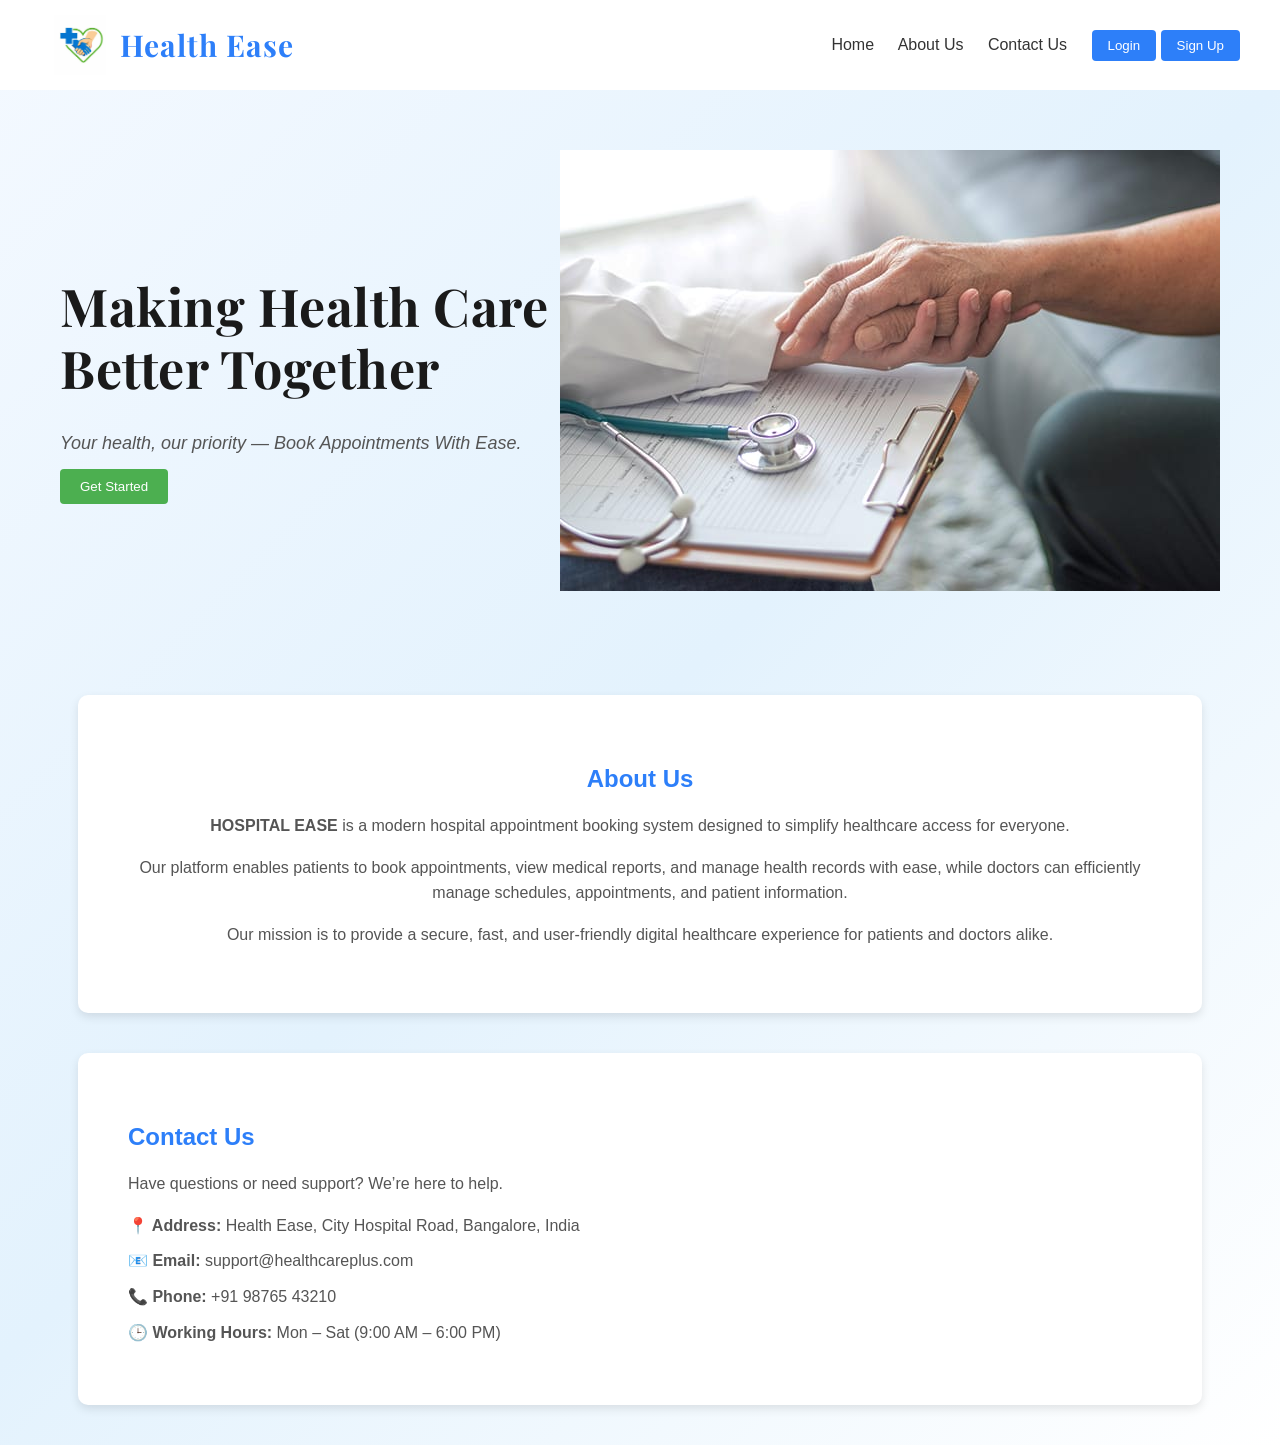
<file: Hospital-Booking-Management_system-main/gdg/index.html>
<!DOCTYPE html>
<html lang="en">
<head>
  <meta charset="UTF-8">
  <title>Hospital Appointment Booking System</title>
  <link rel="stylesheet" href="index.css">
  <meta charset="UTF-8">
  <title>Hospital Appointment Booking System</title>

  <!-- Google Font -->
  <link href="https://fonts.googleapis.com/css2?family=Playfair+Display:wght@700&display=swap" rel="stylesheet">

  <link rel="stylesheet" href="index.css">
</head>
<body>

  <!-- NAVBAR -->
  <header class="navbar">
    <div class="logo">
      <span class="icon"></span>
      <img src="logo.png.jpeg" alt="Health Ease Logo" class="logo-img">
      <span class="logo-text">Health Ease</span>
    </div>

    <nav>
      <a href="#">Home</a>
      <a href="#about">About Us</a>
      <a href="#contact">Contact Us</a>
     <button class="login-btn" onclick="goLogin()">Login</button>
<button class="login-btn signup" onclick="goSignup()">Sign Up</button>
    </nav>
  </header>
  <!-- HERO SECTION -->
<section class="hero">
  <div class="hero-text">
    <h1><span class="professional-bold">Making Health Care Better Together</span><br></h1>
    <p><em>Your health, our priority — Book Appointments With Ease.</em></p>
    <button class="get-started" onclick="goLogin()">Get Started</button>
  </div>

  <div class="hero-img">
    <img src="doctor.jpg.jpeg" alt="Healthcare">
  </div>
</section>

<!-- ABOUT US -->
<section id="about" class="about">
  <h2>About Us</h2>
  <p>
    <strong>HOSPITAL EASE</strong> is a modern hospital appointment booking system
    designed to simplify healthcare access for everyone.
  </p>
  <p>
    Our platform enables patients to book appointments, view medical reports,
    and manage health records with ease, while doctors can efficiently manage
    schedules, appointments, and patient information.
  </p>
  <p>
    Our mission is to provide a secure, fast, and user-friendly digital healthcare
    experience for patients and doctors alike.
  </p>
</section>

<!-- CONTACT US -->
<section id="contact" class="contact">
  <h2>Contact Us</h2>

  <p>Have questions or need support? We’re here to help.</p>

  <div class="contact-info">
    <p><strong>📍 Address:</strong> Health Ease, City Hospital Road, Bangalore, India</p>
    <p><strong>📧 Email:</strong> support@healthcareplus.com</p>
    <p><strong>📞 Phone:</strong> +91 98765 43210</p>
    <p><strong>🕒 Working Hours:</strong> Mon – Sat (9:00 AM – 6:00 PM)</p>
  </div>
</section>

<script src="index.js"></script>
</body>
</html>
</file>
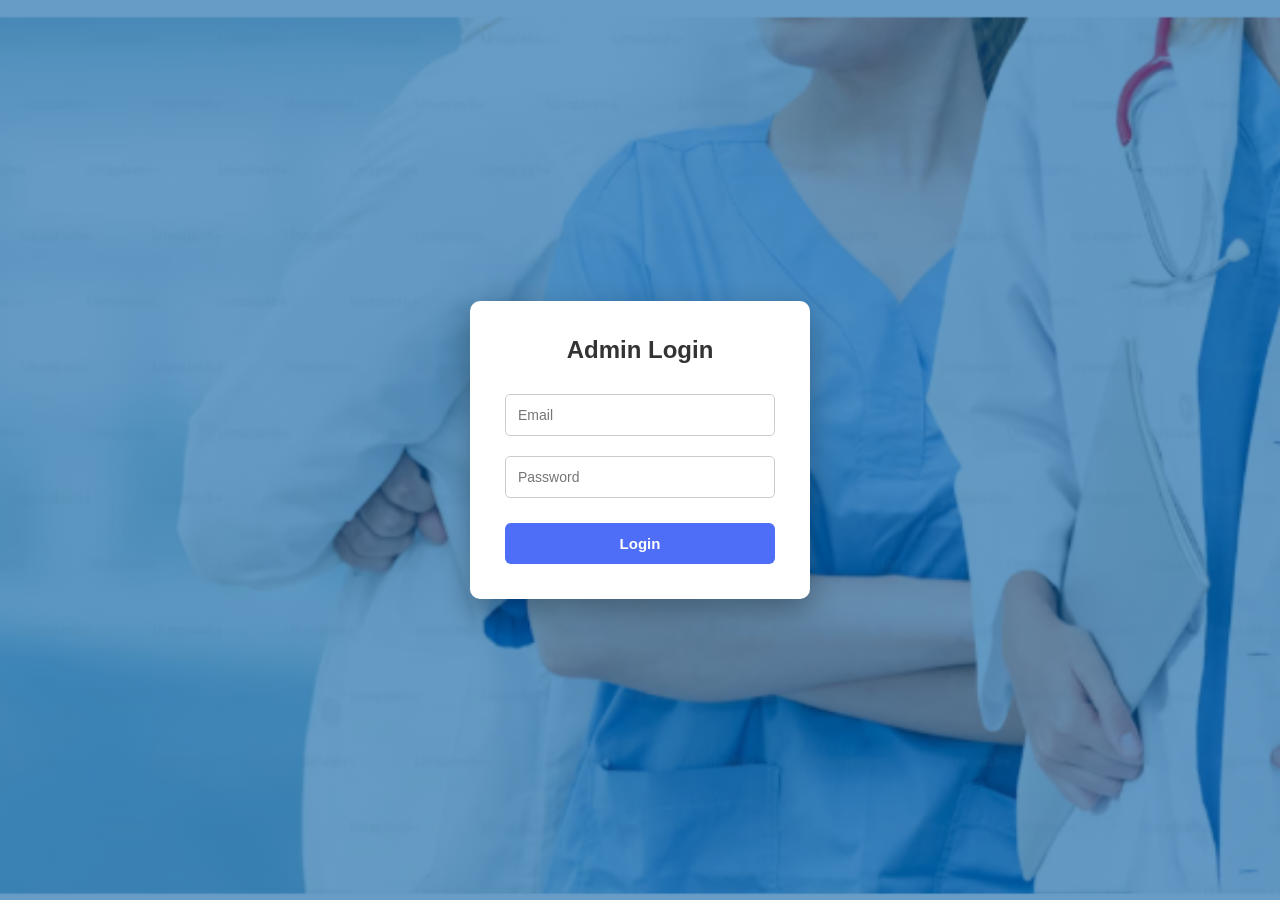
<file: Hospital-Booking-Management_system-main/gdg/admin-dashboard.html>
<!DOCTYPE html>
<html>
<head>
  <title>Admin Dashboard</title>
  <link rel="stylesheet" href="admin-dashboard.css">
</head>
<body>

<div class="app">

  <!-- SIDEBAR -->
  <aside class="sidebar">
    <h2 class="logo">Admin Panel</h2>

    <ul class="menu">
      <li class="active" onclick="showSection('doctors', this)">Doctors</li>
      <li onclick="showSection('patients', this)">Patients</li>
      <li onclick="showSection('reports', this)">Reports</li>
    </ul>

    <p class="logout" onclick="logout()">Logout</p>
  </aside>

  <!-- CONTENT -->
  <main class="content">

    <!-- DOCTORS -->
    <section id="doctors" class="section">
      <h2>Create Doctor Account</h2>

      <div class="doctor-form">
        <input id="dname" placeholder="Doctor Name">
        <input id="demail" placeholder="Doctor Email">
        <input id="dpass" placeholder="Password">
        <input id="ddept" placeholder="Department">
        <input id="ddegree" placeholder="Degree">
        <input id="dexp" placeholder="Experience">
        <input id="dspec" placeholder="Specialization">
        <input id="dsalary" placeholder="Salary">
        <button onclick="createDoctor()">Create Doctor</button>
      </div>

      <h3>Doctors List</h3>
      <div class="table-wrapper">
        <table id="doctorTable"></table>
      </div>
    </section>

    <!-- PATIENTS -->
    <section id="patients" class="section hidden">
      <h2>Patients</h2>
      <table id="patientTable"></table>
    </section>

    <!-- REPORTS -->
    <section id="reports" class="section hidden">
      <h2>All Medical Reports</h2>
      <div class="table-wrapper">
        <table id="reportTable"></table>
      </div>
    </section>

  </main>
</div>

<script src="api.js"></script>
<script src="admin-dashboard.js"></script>
</body>
</html>
</file>
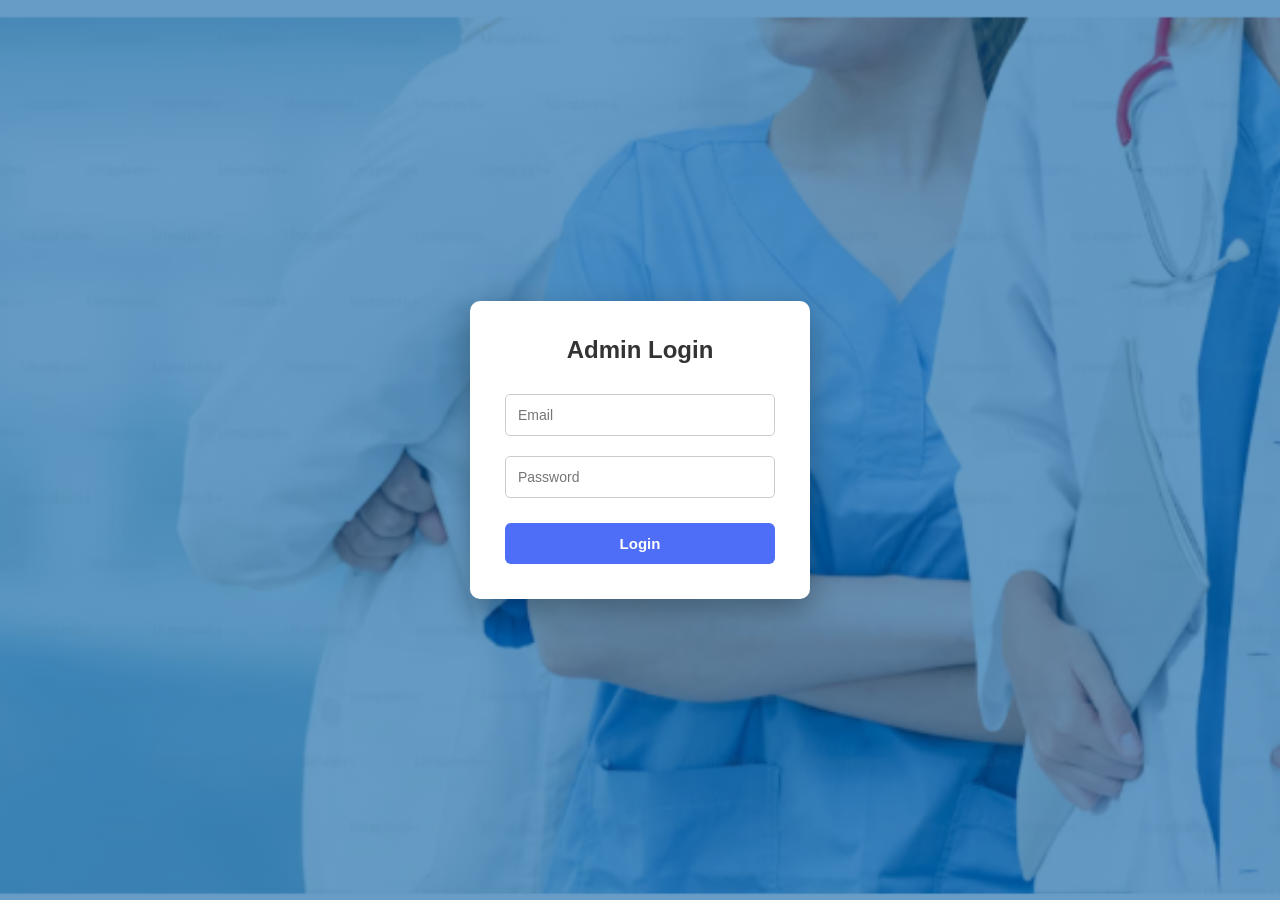
<file: Hospital-Booking-Management_system-main/gdg/admin-login.html>
<!DOCTYPE html>
<html>
<head>
  <title>Admin Login</title>
  <link rel="stylesheet" href="admin-login.css">
</head>
<body>

<div class="bg">

  <div class="login-box">
    <h2>Admin Login</h2>
    <input id="adminUser" placeholder="Email">
    <input id="adminPass" type="password" placeholder="Password">
    <button onclick="adminLogin()">Login</button>
  </div>

</div>

<script src="api.js"></script>
<script src="admin-login.js"></script>
</body>
</html>
</file>
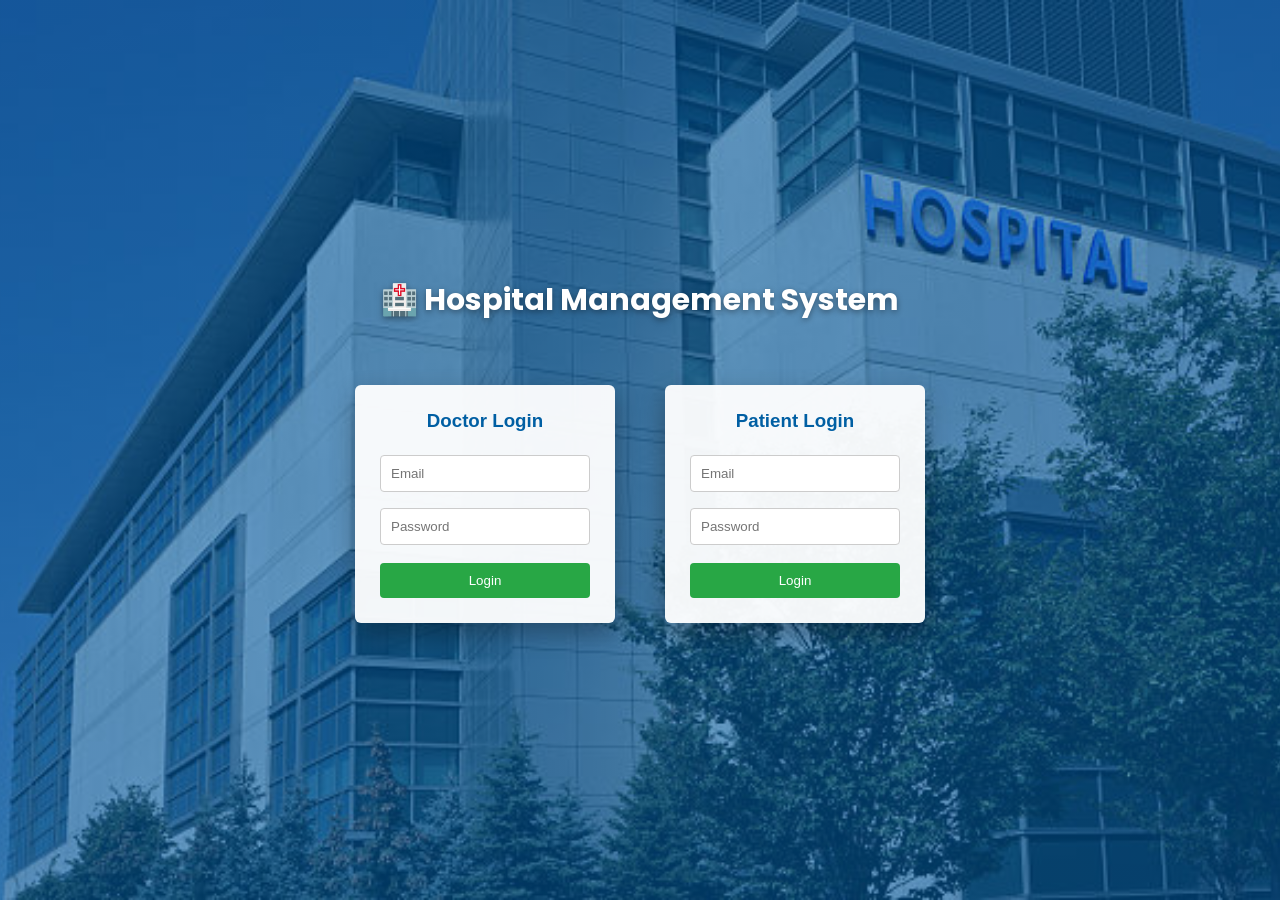
<file: Hospital-Booking-Management_system-main/gdg/doctor-dashboard.html>
<!DOCTYPE html>
<html lang="en">
<head>
  <meta charset="UTF-8">
  <title>Doctor Dashboard</title>
  <link rel="stylesheet" href="doctor-dashboard.css">
</head>
<body>

<div class="app">

  <!-- SIDEBAR -->
  <aside class="sidebar">
    <h2 class="logo">Doctor Panel</h2>

    <ul>
      <li class="active" onclick="showSection('appointments')">Appointments</li>
      <li onclick="showSection('reports')">Reports</li>
      <li onclick="showSection('profile')">Profile</li>
    </ul>

    <p class="logout" onclick="logout()">Logout</p>
  </aside>

  <!-- CONTENT -->
  <main class="content">

    <h1 id="greet"></h1>
    <p class="subtitle">Welcome to your dashboard</p>

    <!-- APPOINTMENTS -->
    <section id="appointments" class="section">
      <h2>Scheduled Appointments</h2>

      <table id="appTable">
        <tr>
          <th>Patient</th>
          <th>Date</th>
          <th>Time</th>
          <th>Reason</th>
        </tr>
      </table>
    </section>

    <!-- REPORTS -->
    <section id="reports" class="section hidden">
      <h2>My Medical Reports</h2>

      <table id="reportTable">
        <tr>
          <th>Patient</th>
          <th>Date</th>
          <th>Diagnosis</th>
          <th>Prescription</th>
          <th>Action</th>
        </tr>
      </table>
    </section>

    <!-- PROFILE -->
    <section id="profile" class="section hidden">
      <h2>Doctor Profile</h2>

      <p><strong>Name:</strong> <span id="pName"></span></p>
      <p><strong>Email:</strong> <span id="pEmail"></span></p>
      <p><strong>Department:</strong> <span id="pDept"></span></p>
      <p><strong>Degree:</strong> <span id="pDegree"></span></p>
      <p><strong>Experience:</strong> <span id="pExp"></span></p>
      <p><strong>Specialization:</strong> <span id="pSpec"></span></p>
      <p><strong>Salary:</strong> ₹<span id="pSalary"></span></p>
      <p><strong>Total Appointments Taken:</strong>
        <span id="pAppointments"></span>
      </p>
    </section>

  </main>
</div>

<!-- AAROGYA CHATBOT WIDGET -->
<div class="chat-widget">
  <button id="chatToggle" class="chat-toggle" onclick="toggleChat()">💬 Aarogya</button>
  <div id="chatPanel" class="chat-panel hidden">
    <div class="chat-header">Aarogya <span>Assistant</span></div>
    <div id="chatMessages" class="chat-messages"></div>
    <div class="chat-input-row">
      <input id="chatInput" placeholder="Ask Aarogya..."
             onkeydown="if(event.key==='Enter') sendChatMessage()">
      <button onclick="sendChatMessage()">Send</button>
    </div>
  </div>
</div>

<script src="api.js"></script>
<script src="doctor-dashboard.js"></script>
</body>
</html>
</file>
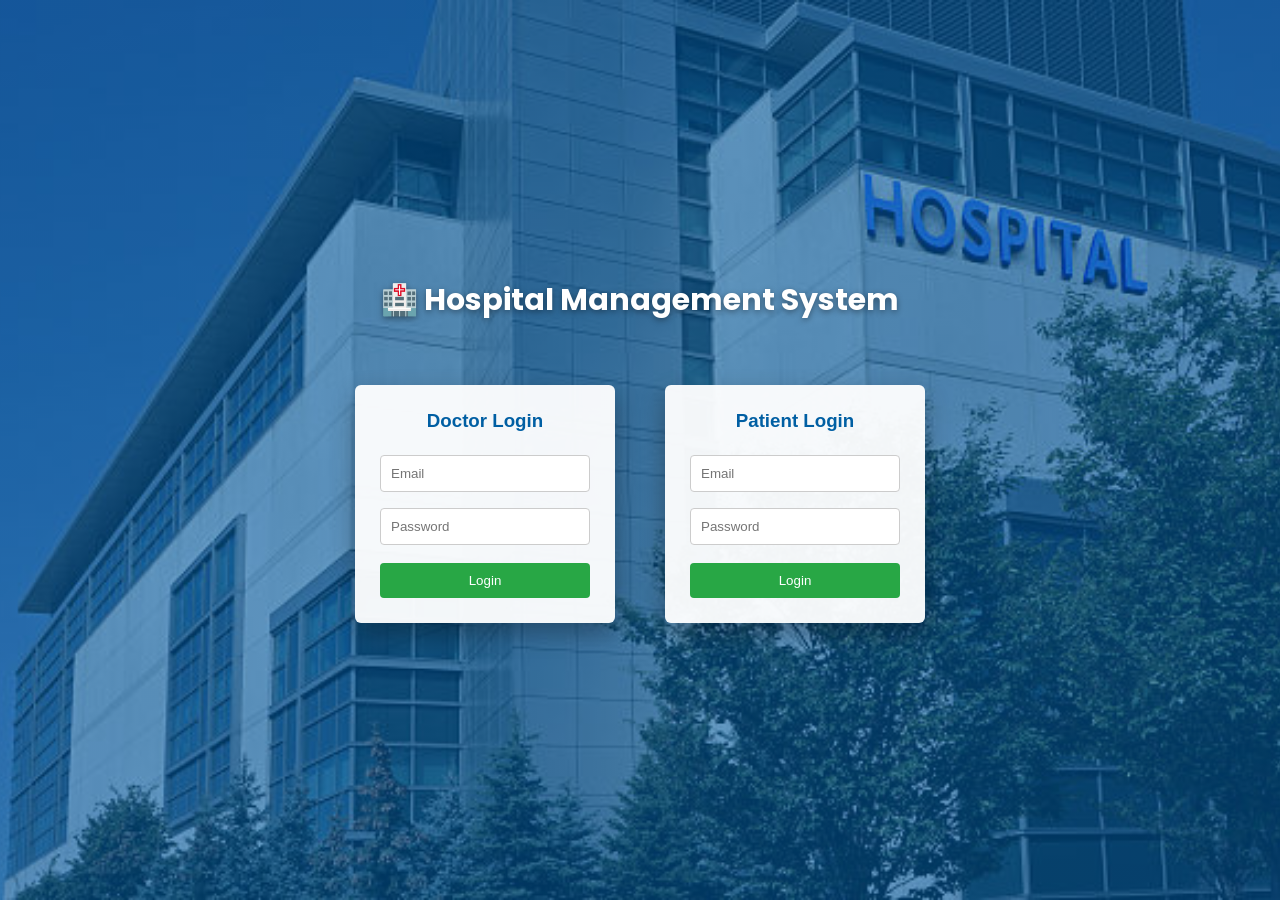
<file: Hospital-Booking-Management_system-main/gdg/login.html>
<!DOCTYPE html>
<html>
<head>
  <title>Hospital Login</title>
  <link rel="stylesheet" href="login.css">
  <link href="https://fonts.googleapis.com/css2?family=Poppins:wght@600;700&display=swap" rel="stylesheet">

</head>
<body>

<div class="bg">

  <!-- LOGIN AREA -->
  <div class="login-container">

    <!-- HEADING JUST ABOVE BOXES -->
    <h1 class="login-title">🏥 Hospital Management System</h1>

    <div class="cards">

      <div class="card">
        <h3>Doctor Login</h3>
        <input id="doctorEmail" placeholder="Email">
        <input id="doctorPassword" type="password" placeholder="Password">
        <button onclick="doctorLogin()">Login</button>
      </div>

     <div class="card">
  <h3>Patient Login</h3>
  <input id="patientEmail" placeholder="Email">
  <input id="patientPassword" type="password" placeholder="Password">
  <button onclick="patientLogin()">Login</button>
</div>
 

    </div>
  </div>

</div>

<script src="api.js"></script>
<script src="login.js"></script>
</body>
</file>
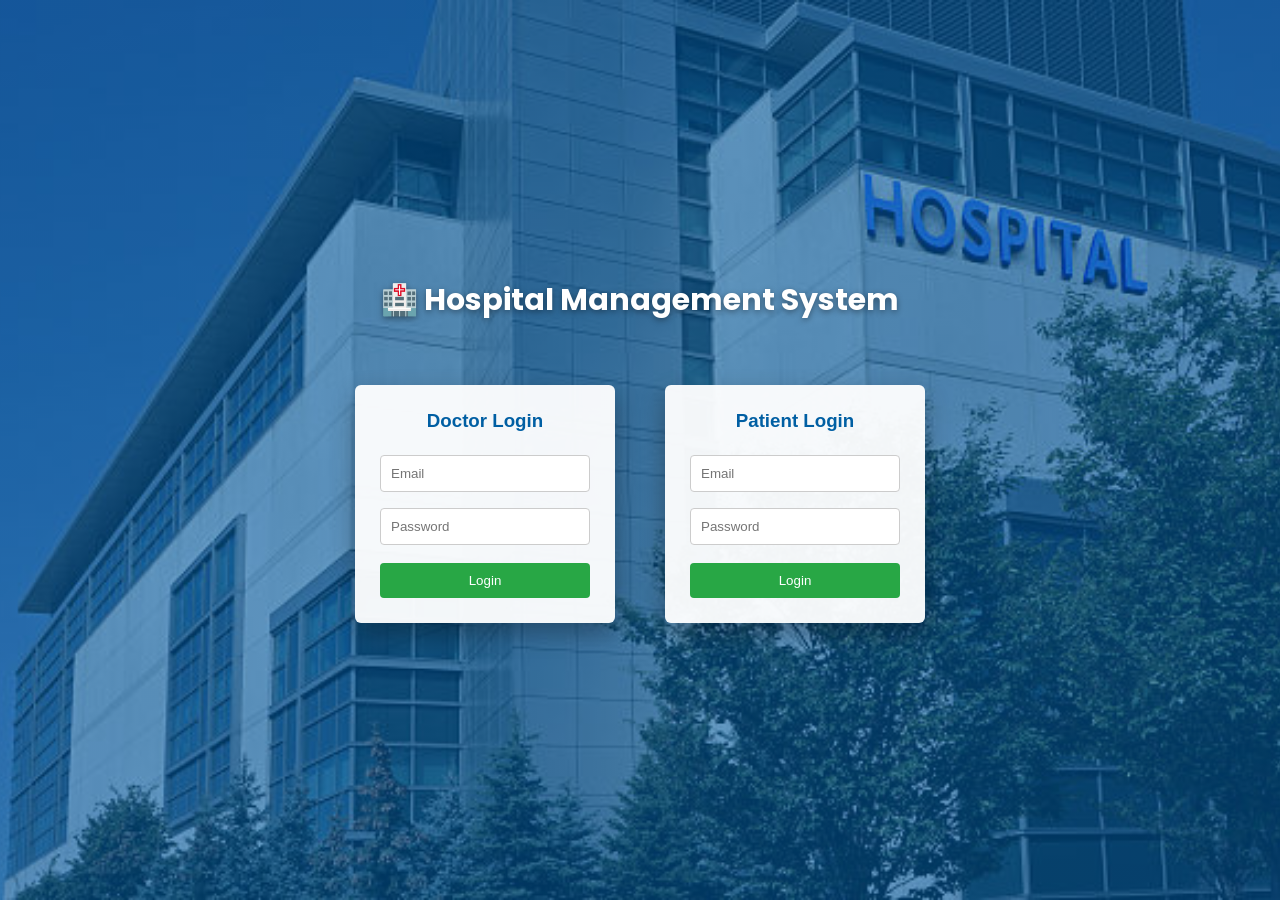
<file: Hospital-Booking-Management_system-main/gdg/patient-dashboard.html>
<!DOCTYPE html>
<html>
<head>
  <title>Patient Dashboard</title>
  <link rel="stylesheet" href="patient-dashboard.css">
</head>
<body>

<div class="app">

  <!-- SIDEBAR -->
  <aside class="sidebar">
    <h3 id="patientName"></h3>
    <ul>
      <li class="active" onclick="showSection('dashboard')">Dashboard</li>
      <li onclick="showSection('book')">Book Appointment</li>
      <li onclick="showSection('reports')">Reports</li>
    </ul>
    <p class="logout" onclick="logout()">Logout</p>
  </aside>

  <!-- CONTENT -->
  <main class="content">

    <!-- DASHBOARD -->
    <section id="dashboard" class="section">
      <h1 id="greeting"></h1>

      <div class="stats">
        <div class="stat-card scheduled">
          <h2 id="scheduledCount">0</h2>
          <p>Scheduled</p>
        </div>
        <div class="stat-card completed">
          <h2 id="completedCount">0</h2>
          <p>Completed</p>
        </div>
        <div class="stat-card cancelled">
          <h2 id="cancelledCount">0</h2>
          <p>Cancelled</p>
        </div>
      </div>
    </section>

    <!-- BOOK APPOINTMENT -->
    <section id="book" class="section hidden">
      <h2>Book Appointment</h2>

      <!-- NORMAL BOOKING FORM -->
      <div class="appointment-form">

        <div class="form-row">
          <select id="deptSelect" onchange="loadDoctorsByDept()"></select>
          <select id="doctorSelect" onchange="loadSlots()"></select>
        </div>

        <div class="form-row">
          <input type="date" id="appDate" onchange="loadSlots()">
          <select id="appTime"></select>
        </div>

        <div class="form-row">
          <input id="reason" placeholder="Reason for Visit">
          <input id="mobile" placeholder="Mobile Number">
        </div>

        <button class="book-btn" onclick="bookAppointment()">
          Book Appointment
        </button>

      </div>

      <!-- ✅ VOICE BOOKING BUTTON (ADDED) -->
      <button class="voice-btn" onclick="startVoiceBooking()">
        🎤 Book Appointment by Voice
      </button>

      <p id="voiceOutput"></p>

      <!-- MY APPOINTMENTS -->
      <h3>My Appointments</h3>
      <table id="myAppTable">
        <tr>
          <th>Doctor</th>
          <th>Date</th>
          <th>Time</th>
          <th>Status</th>
          <th>Action</th>
        </tr>
      </table>
    </section>

    <!-- REPORTS -->
    <section id="reports" class="section hidden">
      <h2>My Medical Reports</h2>

      <table id="reportTable">
        <tr>
          <th>Doctor</th>
          <th>Date</th>
          <th>Diagnosis</th>
          <th>Prescription</th>
          <th>Notes</th>
        </tr>
      </table>
    </section>

  </main>
</div>

<!-- AAROGYA CHATBOT WIDGET -->
<div class="chat-widget">
  <button id="chatToggle" class="chat-toggle" onclick="toggleChat()">💬 Aarogya</button>
  <div id="chatPanel" class="chat-panel hidden">
    <div class="chat-header">Aarogya <span>Assistant</span></div>
    <div id="chatMessages" class="chat-messages"></div>
    <div class="chat-input-row">
      <input id="chatInput" placeholder="Ask Aarogya..."
             onkeydown="if(event.key==='Enter') sendChatMessage()">
      <button onclick="sendChatMessage()">Send</button>
    </div>
  </div>
</div>

<script src="api.js"></script>
<script src="patient-dashboard.js"></script>
</body>
</html>
</file>
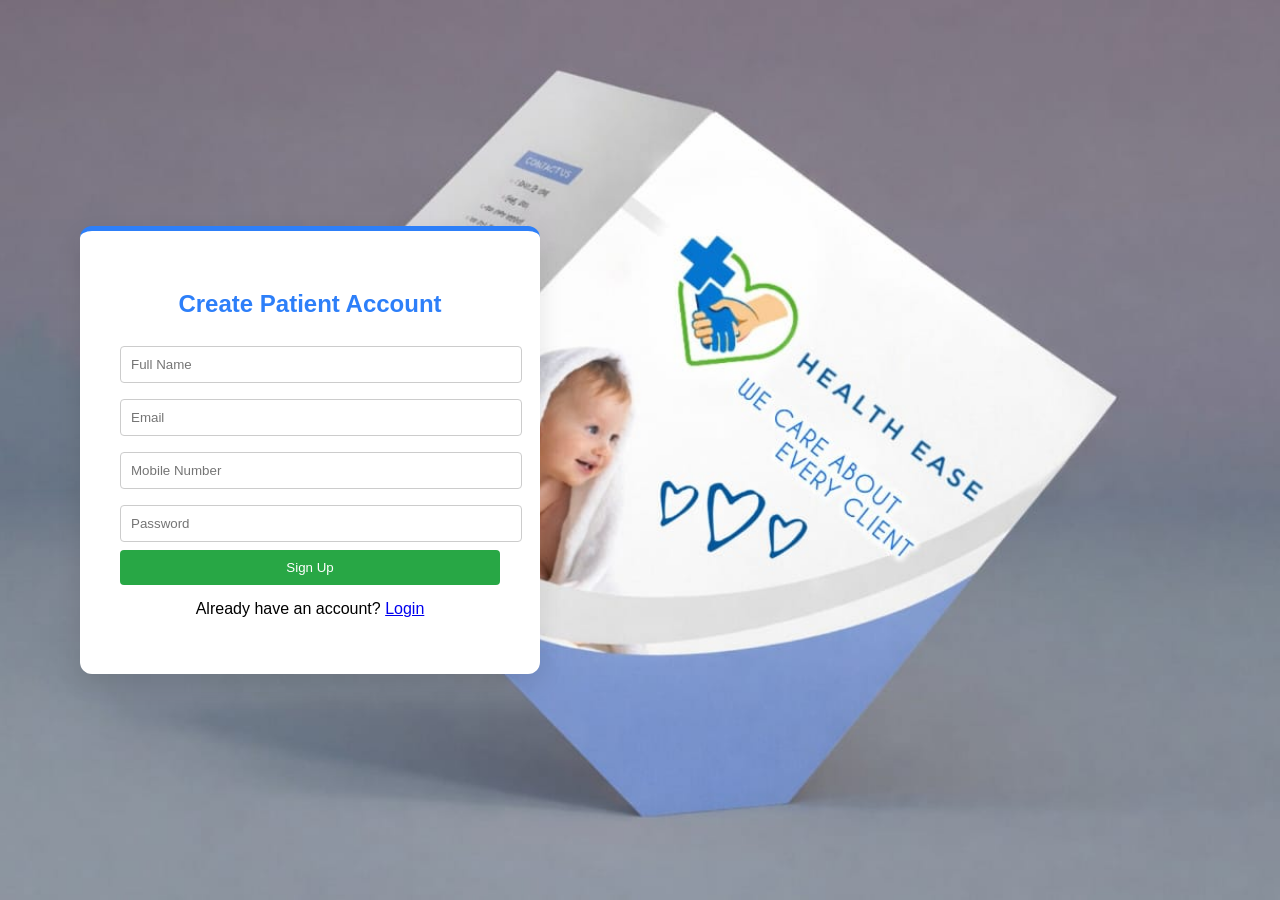
<file: Hospital-Booking-Management_system-main/gdg/signup.html>
<!DOCTYPE html>
<html>
<head>
  <title>Patient Signup</title>
  <link rel="stylesheet" href="signup.css">
</head>
<body>

<div class="signup-container">
  <h2>Create Patient Account</h2>

  <input id="name" placeholder="Full Name">
  <input id="email" placeholder="Email">
  <input id="mobile" placeholder="Mobile Number">
  <input id="password" type="password" placeholder="Password">

  <button onclick="signup()">Sign Up</button>

  <p>
    Already have an account?
    <a href="login.html">Login</a>
  </p>
</div>

<script src="api.js"></script>
<script src="signup.js"></script>
</body>
</html>
</file>
<file: Hospital-Booking-Management_system-main/gdg/index.css>
body {
  margin: 0;
  font-family: Arial, sans-serif;
  background: #f7f9fc;
}

/* NAVBAR */
.navbar {
  display: flex;
  justify-content: space-between;
  align-items: center;
  padding: 15px 40px;
  background: white;
}

.logo {
  font-size: 22px;
  font-weight: bold;
  color: #2d7ff9;
}

nav a {
  margin-right: 20px;
  text-decoration: none;
  color: #333;
}

.login-btn {
  padding: 8px 16px;
  background: #2d7ff9;
  color: white;
  border: none;
  border-radius: 4px;
  cursor: pointer;
}

/* HERO */
.hero {
  display: flex;
  justify-content: space-between;
  align-items: center;
  padding: 60px;
}

.hero-text h1 {
  font-size: 40px;
}

.hero-text p {
  margin: 15px 0;
  color: #555;
}

.get-started {
  padding: 10px 20px;
  background: #4caf50;
  color: white;
  border: none;
  border-radius: 4px;
  cursor: pointer;
}

.hero-image img {
  width: 100%;
  max-width: 600px;   
  height: auto;
  border-radius: 15px;
}


/* ABOUT */
.about {
  text-align: center;
  padding: 60px;
}

.about h2 {
  color: #2d7ff9;
}
.about, .contact {
  background: white;
  margin: 40px auto;
  padding: 50px;
  width: 80%;
  border-radius: 10px;
  box-shadow: 0 4px 10px rgba(0,0,0,0.1);
}

.about h2, .contact h2 {
  color: #2d7ff9;
  margin-bottom: 20px;
}

.about p, .contact p {
  color: #555;
  line-height: 1.6;
}

.contact-info p {
  margin: 10px 0;
}
/* HERO TEXT STYLING */
.hero-text h1 {
  font-size: 40px;
  line-height: 1.2;
}

.hero-text .professional-bold {
  font-family: 'Playfair Display', serif;
  font-weight: 700;
  font-size: 52px;
  color: #1a1a1a;
  letter-spacing: 0.5px;
}

.hero-text p em {
  font-style: italic;
  font-size: 18px;
  color: #555;
}
.hero-img {
  border-radius: 20px;
}
.logo {
  display: flex;
  align-items: center;
  gap: 10px;
  font-size: 22px;
  font-weight: bold;
  color: #2d7ff9;
}

.logo-img {
  width: 60px;     /* adjust as needed */
  height: 60px;
  object-fit: contain;
}

.logo .text {
  font-family: Arial, sans-serif;
}
.logo-text {
  font-family: 'Playfair Display', serif;
  font-weight: 700;
  font-size: 30px;
  letter-spacing: 1px;
  color: #2d7ff9;   /* professional healthcare blue */
}
body {
  margin: 0;
  font-family: Arial, sans-serif;
  background: linear-gradient(
    135deg,
    #f4f9ff,
    #e3f2fd,
    #ffffff
  );
}
</file>
<file: Hospital-Booking-Management_system-main/gdg/admin-dashboard.css>
body {
  margin: 0;
  font-family: Arial, sans-serif;
  background: #f5f7fb;
}

.app {
  display: flex;
  height: 100vh;
}

/* SIDEBAR */
.sidebar {
  width: 240px;
  background: white;
  padding: 20px;
  border-right: 1px solid #ddd;
}

.logo {
  margin-bottom: 30px;
}

.menu {
  list-style: none;
  padding: 0;
}

.menu li {
  padding: 12px;
  margin-bottom: 10px;
  border-radius: 8px;
  cursor: pointer;
}

.menu li.active,
.menu li:hover {
  background: #5b7cfa;
  color: white;
}

.logout {
  margin-top: 40px;
  color: red;
  cursor: pointer;
}

/* CONTENT */
.content {
  flex: 1;
  padding: 30px;
}

.section {
  margin-top: 20px;
}

.hidden {
  display: none;
}

/* FORM */
.doctor-form {
  display: grid;
  grid-template-columns: 1fr 1fr;
  gap: 15px;
  max-width: 900px;
  background: white;
  padding: 25px;
  border-radius: 12px;
}

.doctor-form input {
  padding: 10px;
}

.doctor-form button {
  grid-column: span 2;
  padding: 12px;
  background: #5b7cfa;
  color: white;
  border: none;
  border-radius: 6px;
  cursor: pointer;
}

/* TABLES */
.table-wrapper {
  overflow-x: auto;
  margin-top: 15px;
}

table {
  width: 100%;
  border-collapse: collapse;
  min-width: 900px;
  background: white;
}

th, td {
  padding: 12px;
  border: 1px solid #ddd;
  text-align: left;
  white-space: nowrap;
}

th {
  background: #f1f3f6;
}
</file>
<file: Hospital-Booking-Management_system-main/gdg/admin-login.css>
* {
  margin: 0;
  padding: 0;
  box-sizing: border-box;
  font-family: "Poppins", "Segoe UI", Arial, sans-serif;
}

/* Background */
.bg {
  height: 100vh;
  display: flex;
  justify-content: center;
  align-items: center;
  background: linear-gradient(
      rgba(0, 90, 160, 0.6),
      rgba(0, 90, 160, 0.6)
    ),
    url("admin-bg.jpg.png");   /* same image as other login */
  background-size: cover;
  background-position: center;
}

/* Login Card */
.login-box {
  background: white;
  width: 340px;
  padding: 35px;
  border-radius: 10px;
  box-shadow: 0 12px 30px rgba(0,0,0,0.3);
  text-align: center;
}

/* Heading */
.login-box h2 {
  margin-bottom: 20px;
  font-size: 24px;
  font-weight: 700;
  color: #333;
}

/* Inputs */
.login-box input {
  width: 100%;
  padding: 12px;
  margin: 10px 0;
  border: 1px solid #ccc;
  border-radius: 5px;
  font-size: 14px;
}

/* Button */
.login-box button {
  width: 100%;
  padding: 12px;
  margin-top: 15px;
  background: #4f6ef7;   /* professional blue */
  color: white;
  border: none;
  border-radius: 6px;
  font-size: 15px;
  font-weight: 600;
  cursor: pointer;
}

.login-box button:hover {
  background: #3b59e0;
}
</file>
<file: Hospital-Booking-Management_system-main/gdg/doctor-dashboard.css>
body {
  margin: 0;
  font-family: Arial, sans-serif;
  background: #f5f7fb;
}

.app {
  display: flex;
  height: 100vh;
}

/* Sidebar */
.sidebar {
  width: 240px;
  background: white;
  padding: 20px;
  border-right: 1px solid #ddd;
}

.logo {
  margin-bottom: 30px;
}

.sidebar ul {
  list-style: none;
  padding: 0;
}

.sidebar li {
  padding: 10px;
  margin-bottom: 8px;
  border-radius: 8px;
  cursor: pointer;
}

.sidebar li.active,
.sidebar li:hover {
  background: #5b7cfa;
  color: white;
}

.logout {
  color: red;
  cursor: pointer;
  margin-top: 30px;
}

/* Content */
.content {
  flex: 1;
  padding: 30px;
}

.subtitle {
  color: gray;
}

/* Sections */
.section {
  margin-top: 20px;
}

.hidden {
  display: none;
}

/* Profile Card */
.profile-card p {
  margin: 10px 0;
  font-size: 15px;
}

/* Table */
table {
  width: 100%;
  border-collapse: collapse;
  margin-top: 10px;
}

th, td {
  border: 1px solid #ccc;
  padding: 10px;
  text-align: center;
}

th {
  background: #5b7cfa;
  color: white;
}

/* ================================
   AAROGYA CHATBOT WIDGET
================================ */
.chat-widget {
  position: fixed;
  bottom: 24px;
  right: 24px;
  z-index: 1000;
  font-family: Arial, sans-serif;
}

.chat-toggle {
  padding: 12px 18px;
  border: none;
  border-radius: 999px;
  background: linear-gradient(135deg, #2e86de, #1b4f72);
  color: white;
  font-size: 15px;
  font-weight: bold;
  cursor: pointer;
  box-shadow: 0 8px 20px rgba(46,134,222,0.35);
}

.chat-panel {
  position: absolute;
  bottom: 60px;
  right: 0;
  width: 320px;
  height: 420px;
  background: white;
  border-radius: 14px;
  box-shadow: 0 10px 30px rgba(0,0,0,0.2);
  display: flex;
  flex-direction: column;
  overflow: hidden;
}

.chat-panel.hidden {
  display: none;
}

.chat-header {
  background: linear-gradient(135deg, #2e86de, #1b4f72);
  color: white;
  padding: 14px;
  font-weight: bold;
}

.chat-header span {
  font-weight: normal;
  font-size: 12px;
  opacity: 0.85;
  margin-left: 6px;
}

.chat-messages {
  flex: 1;
  padding: 12px;
  overflow-y: auto;
  background: #f2f4f8;
  display: flex;
  flex-direction: column;
  gap: 8px;
}

.chat-msg {
  max-width: 80%;
  padding: 8px 12px;
  border-radius: 12px;
  font-size: 14px;
  line-height: 1.4;
}

.chat-msg.user {
  align-self: flex-end;
  background: #2e86de;
  color: white;
  border-bottom-right-radius: 2px;
}

.chat-msg.bot {
  align-self: flex-start;
  background: white;
  color: #333;
  border: 1px solid #ddd;
  border-bottom-left-radius: 2px;
}

.chat-input-row {
  display: flex;
  border-top: 1px solid #ddd;
}

.chat-input-row input {
  flex: 1;
  border: none;
  padding: 12px;
  outline: none;
  font-size: 14px;
}

.chat-input-row button {
  border: none;
  background: #2e86de;
  color: white;
  padding: 0 16px;
  cursor: pointer;
  font-weight: bold;
}
</file>
<file: Hospital-Booking-Management_system-main/gdg/login.css>
* {
  margin: 0;
  padding: 0;
  box-sizing: border-box;
  font-family: Arial, sans-serif;
}

/* Background like image 1 */
.bg {
  height: 100vh;
  background: linear-gradient(
      rgba(0, 90, 160, 0.6),
      rgba(0, 90, 160, 0.6)
    ),
    url("login.bc.jpeg");
  background-size: cover;
  background-position: center;
  display:flex;
  flex-direction: column;
}

/* Cards container */
.login-container {
  flex: 1;
  display: flex;
  flex-direction: column;
  justify-content: center;
  align-items: center;
  gap: 50px;
}

/* Login cards */
.card {
  background: rgba(255, 255, 255, 0.95);
  width: 260px;
  padding: 25px;
  border-radius: 6px;
  box-shadow: 0 10px 25px rgba(0,0,0,0.3);
}

.card h3 {
  text-align: center;
  margin-bottom: 15px;
  color: #005fa3;
}

input {
  width: 100%;
  padding: 10px;
  margin: 8px 0;
  border: 1px solid #ccc;
  border-radius: 4px;
}

button {
  width: 100%;
  padding: 10px;
  margin-top: 10px;
  background: #28a745;
  color: white;
  border: none;
  border-radius: 4px;
  cursor: pointer;
}

button:hover {
  background: #218838;
}
.top-bar {
  padding: 20px;
}
.login-title {
  color: white;
  font-size: 30px;
  font-weight: 700;
  margin-bottom: 12px;
  font-family: "Poppins", "Segoe UI", Tahoma, Arial, sans-serif;
  text-shadow: 0 2px 6px rgba(0,0,0,0.4);
}

.cards {
  display: flex;
  gap: 50px;
}
</file>
<file: Hospital-Booking-Management_system-main/gdg/patient-dashboard.css>
body {
  margin: 0;
  font-family: Arial, sans-serif;
  background: #f2f4f8;
}

.app {
  display: flex;
  height: 100vh;
}

/* Sidebar */
.sidebar {
  width: 220px;
  background: white;
  padding: 20px;
  border-right: 1px solid #ddd;
}

.sidebar ul {
  list-style: none;
  padding: 0;
}

.sidebar li {
  padding: 10px;
  margin-bottom: 8px;
  border-radius: 8px;
  cursor: pointer;
}

.sidebar li.active,
.sidebar li:hover {
  background: #2e86de;
  color: white;
}

.logout {
  color: red;
  cursor: pointer;
  margin-top: 30px;
}

/* Content */
.content {
  flex: 1;
  padding: 30px;
}

.section {
  margin-top: 20px;
}

.hidden {
  display: none;
}

/* Table */
table {
  width: 100%;
  border-collapse: collapse;
  margin-top: 10px;
}

th, td {
  border: 1px solid #ccc;
  padding: 10px;
  text-align: center;
}

th {
  background: #2e86de;
  color: white;
}
/* APPOINTMENT STATS */
.stats {
  display: flex;
  gap: 20px;
  margin-top: 20px;
}

.stat-card {
  background: white;
  padding: 20px;
  border-radius: 12px;
  width: 180px;
  text-align: center;
}

.scheduled { border-left: 6px solid #3498db; }
.completed { border-left: 6px solid #2ecc71; }
.cancelled { border-left: 6px solid #e74c3c; }
/* APPOINTMENT STATS */
.stats {
  display: flex;
  gap: 20px;
  margin-top: 20px;
}

.stat-card {
  background: white;
  padding: 20px;
  border-radius: 12px;
  width: 180px;
  text-align: center;
}

.scheduled { border-left: 6px solid #3498db; }
.completed { border-left: 6px solid #2ecc71; }
.cancelled { border-left: 6px solid #e74c3c; }
/* ================================
   BOOK APPOINTMENT STYLING
================================ */

.appointment-form {
  background: white;
  padding: 25px;
  border-radius: 14px;
  box-shadow: 0 10px 25px rgba(0,0,0,0.08);
  max-width: 900px;
  margin-bottom: 30px;
}

.form-row {
  display: flex;
  gap: 20px;
  margin-bottom: 18px;
}

/* Inputs & Selects */
.form-row select,
.form-row input {
  flex: 1;
  padding: 14px;
  font-size: 15px;
  border-radius: 10px;
  border: 1px solid #ccc;
  outline: none;
  background: #f9fbfd;
  transition: 0.3s;
}

.form-row select:focus,
.form-row input:focus {
  border-color: #2e86de;
  background: white;
}

/* Book button */
.book-btn {
  width: 100%;
  padding: 14px;
  font-size: 16px;
  background: linear-gradient(135deg, #2e86de, #1b4f72);
  color: white;
  border: none;
  border-radius: 12px;
  cursor: pointer;
  font-weight: bold;
  transition: 0.3s;
}

.book-btn:hover {
  transform: translateY(-2px);
  box-shadow: 0 8px 18px rgba(46,134,222,0.3);
}
/* VOICE BOOKING BUTTON */
.voice-btn {
  margin-top: 20px;
  padding: 12px;
  background: #27ae60;
  color: white;
  border: none;
  border-radius: 8px;
  cursor: pointer;
  font-size: 16px;
}

/* ================================
   AAROGYA CHATBOT WIDGET
================================ */
.chat-widget {
  position: fixed;
  bottom: 24px;
  right: 24px;
  z-index: 1000;
  font-family: Arial, sans-serif;
}

.chat-toggle {
  padding: 12px 18px;
  border: none;
  border-radius: 999px;
  background: linear-gradient(135deg, #2e86de, #1b4f72);
  color: white;
  font-size: 15px;
  font-weight: bold;
  cursor: pointer;
  box-shadow: 0 8px 20px rgba(46,134,222,0.35);
}

.chat-panel {
  position: absolute;
  bottom: 60px;
  right: 0;
  width: 320px;
  height: 420px;
  background: white;
  border-radius: 14px;
  box-shadow: 0 10px 30px rgba(0,0,0,0.2);
  display: flex;
  flex-direction: column;
  overflow: hidden;
}

.chat-panel.hidden {
  display: none;
}

.chat-header {
  background: linear-gradient(135deg, #2e86de, #1b4f72);
  color: white;
  padding: 14px;
  font-weight: bold;
}

.chat-header span {
  font-weight: normal;
  font-size: 12px;
  opacity: 0.85;
  margin-left: 6px;
}

.chat-messages {
  flex: 1;
  padding: 12px;
  overflow-y: auto;
  background: #f2f4f8;
  display: flex;
  flex-direction: column;
  gap: 8px;
}

.chat-msg {
  max-width: 80%;
  padding: 8px 12px;
  border-radius: 12px;
  font-size: 14px;
  line-height: 1.4;
}

.chat-msg.user {
  align-self: flex-end;
  background: #2e86de;
  color: white;
  border-bottom-right-radius: 2px;
}

.chat-msg.bot {
  align-self: flex-start;
  background: white;
  color: #333;
  border: 1px solid #ddd;
  border-bottom-left-radius: 2px;
}

.chat-input-row {
  display: flex;
  border-top: 1px solid #ddd;
}

.chat-input-row input {
  flex: 1;
  border: none;
  padding: 12px;
  outline: none;
  font-size: 14px;
}

.chat-input-row button {
  border: none;
  background: #2e86de;
  color: white;
  padding: 0 16px;
  cursor: pointer;
  font-weight: bold;
}
</file>
<file: Hospital-Booking-Management_system-main/gdg/signup.css>
/* ---------- BODY ---------- */
body {
  margin: 0;
  min-height: 100vh;
  font-family: Arial, sans-serif;

  /* Background image or gradient */
  background: url("hospital-bg.jpg.jpeg") no-repeat center center;
  background-size: cover;

  /* Flex layout for vertical & horizontal alignment */
  display: flex;
  align-items: center;        /* vertical center */
  justify-content: flex-start; /* move signup box to left */
  padding-left: 80px;         /* distance from left edge */
}

/* ---------- SIGNUP CONTAINER ---------- */
.signup-container {
  background: white;
  width: 380px;
  padding: 40px;              /* inner padding inside box */
  border-radius: 12px;
  box-shadow: 0 10px 25px rgba(0,0,0,0.1);
  text-align: center;
  border-top: 5px solid #2d7ff9;
}

/* Heading inside signup box */
.signup-container h2 {
  margin-bottom: 20px;
  color: #2d7ff9;
}

/* Input fields */
input {
  width: 100%;
  padding: 10px;
  margin: 8px 0;
  border: 1px solid #ccc;
  border-radius: 4px;
}

/* Signup button */
button {
  width: 100%;
  padding: 10px;
  background: #28a745;
  color: white;
  border: none;
  border-radius: 4px;
  cursor: pointer;
}

button:hover {
  background: #218838;
}

/* Paragraphs inside signup box */
p {
  margin-top: 15px;
}

/* ---------- RESPONSIVE MOBILE FIX ---------- */
@media (max-width: 768px) {
  body {
    justify-content: center; /* center on mobile */
    padding-left: 0;         /* remove left padding */
  }
}
</file>
